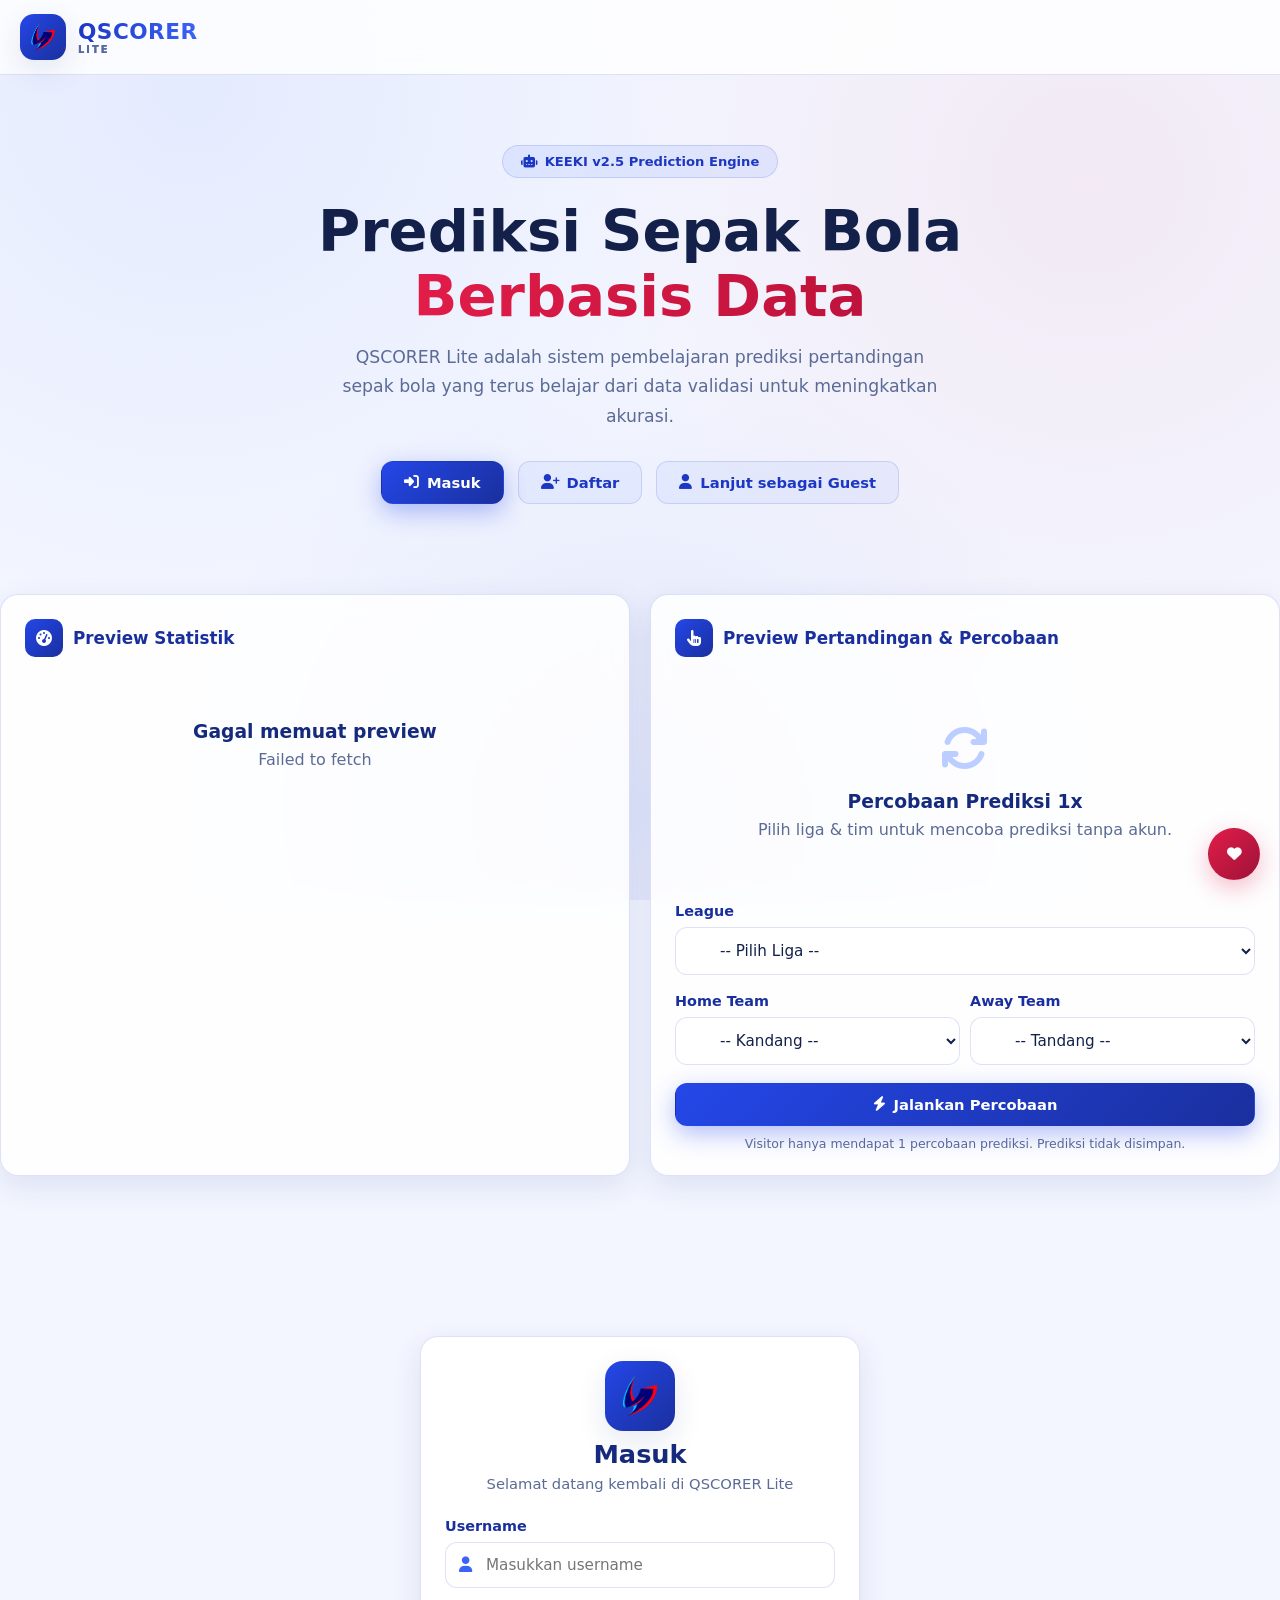
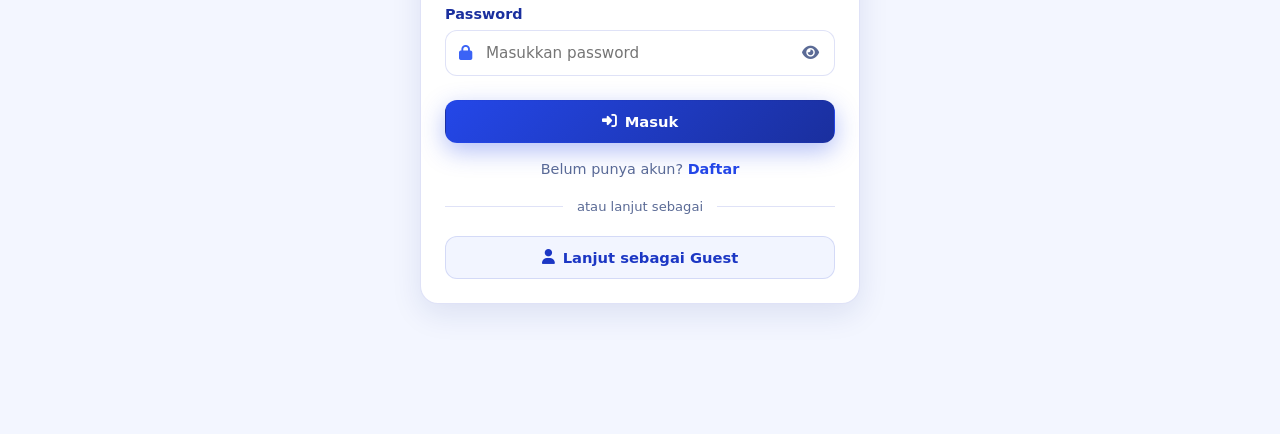
<file: index.html>
<!DOCTYPE html>
<html lang="id">
<head>
  <meta charset="UTF-8">
  <meta name="viewport" content="width=device-width, initial-scale=1.0">
  <meta name="description" content="QSCORER Lite - Login">
  <title>Login - QSCORER Lite</title>
  <link rel="icon" type="image/png" href="assets/logo.png">
  <link rel="preconnect" href="https://cdnjs.cloudflare.com">
  <link rel="stylesheet" href="https://cdnjs.cloudflare.com/ajax/libs/font-awesome/6.5.1/css/all.min.css">
  <link rel="stylesheet" href="css/style.css">
</head>
<body>
  <nav class="navbar">
    <div class="nav-inner">
      <div class="brand"><img class="brand-logo" src="assets/logo.png" alt="logo"><div class="brand-name">QSCORER<small>Lite</small></div></div>
    </div>
  </nav>

  <main id="main">
    <div class="hero">
      <div class="container">
        <div class="hero-badge"><i class="fa-solid fa-robot"></i> KEEKI v2.5 Prediction Engine</div>
        <h1>Prediksi Sepak Bola <span>Berbasis Data</span></h1>
        <p>QSCORER Lite adalah sistem pembelajaran prediksi pertandingan sepak bola yang terus belajar dari data validasi untuk meningkatkan akurasi.</p>
        <div class="hero-actions">
          <button class="btn btn-primary" id="btnToLogin"><i class="fa-solid fa-right-to-bracket"></i> Masuk</button>
          <a class="btn btn-ghost" href="regist.html"><i class="fa-solid fa-user-plus"></i> Daftar</a>
          <button class="btn btn-ghost" id="btnGuestHero"><i class="fa-solid fa-user"></i> Lanjut sebagai Guest</button>
        </div>
      </div>
    </div>

    <div class="container section">
      <div class="grid g-2col">
        <div class="card anim-fade-up">
          <div class="card-title"><span class="card-icon"><i class="fa-solid fa-gauge-high"></i></span> Preview Statistik</div>
          <div id="visitorStats">
            <div style="padding:30px;text-align:center" class="loader-wrap">Memuat statistik...</div>
          </div>
        </div>
        <div class="card anim-fade-up" style="animation-delay:.1s">
          <div class="card-title"><span class="card-icon"><i class="fa-solid fa-hand-pointer"></i></span> Preview Pertandingan & Percobaan</div>
          <div id="visitorTrial">
            <div style="text-align:center" class="empty">
              <div class="empty-icon"><i class="fa-solid fa-arrows-rotate"></i></div>
              <h3>Percobaan Prediksi 1x</h3>
              <p>Pilih liga & tim untuk mencoba prediksi tanpa akun.</p>
            </div>
            <div class="form-group" style="margin-top:14px">
              <label class="form-label">League</label>
              <select class="input no-icon" id="visLeague"><option value="">-- Pilih Liga --</option></select>
            </div>
            <div class="grid g-2col" style="gap:10px">
              <div class="form-group"><label class="form-label">Home Team</label><select class="input no-icon" id="visHome"><option value="">-- Kandang --</option></select></div>
              <div class="form-group"><label class="form-label">Away Team</label><select class="input no-icon" id="visAway"><option value="">-- Tandang --</option></select></div>
            </div>
            <button class="btn btn-primary btn-block" id="visRun"><i class="fa-solid fa-bolt"></i> Jalankan Percobaan</button>
            <div class="input-hint" style="margin-top:10px;text-align:center">Visitor hanya mendapat 1 percobaan prediksi. Prediksi tidak disimpan.</div>
          </div>
        </div>
      </div>
    </div>

    <div class="auth-wrap">
      <div class="card auth-card anim-zoom">
        <div class="auth-logo"><img src="assets/logo.png" alt="logo"></div>
        <div class="auth-title">Masuk</div>
        <div class="auth-sub">Selamat datang kembali di QSCORER Lite</div>
        <form id="authForm">
          <div class="form-group"><label class="form-label">Username</label><div class="input-wrap"><i class="icon fa-solid fa-user"></i><input class="input" name="username" placeholder="Masukkan username"></div></div>
          <div class="form-group"><label class="form-label">Password</label><div class="input-wrap"><i class="icon fa-solid fa-lock"></i><input class="input" type="password" name="password" placeholder="Masukkan password"><button type="button" class="toggle-pass"><i class="fa-solid fa-eye"></i></button></div></div>
          <div class="error-msg" id="authError" style="display:none"></div>
          <button class="btn btn-primary btn-block" id="authSubmit" style="margin-top:6px"><i class="fa-solid fa-right-to-bracket"></i> Masuk</button>
        </form>
        <div class="auth-switch">Belum punya akun? <a href="regist.html">Daftar</a></div>
        <div class="auth-divider">atau lanjut sebagai</div>
        <button class="btn btn-ghost btn-block" id="btnGuest"><i class="fa-solid fa-user"></i> Lanjut sebagai Guest</button>
      </div>
    </div>
  </main>

  <div style="position:fixed;bottom:20px;right:20px;z-index:150">
    <button class="btn btn-red" style="border-radius:50%;width:52px;height:52px;padding:0" id="btnDonate" title="Donasi"><i class="fa-solid fa-heart"></i></button>
  </div>

  <script src="js/api.js"></script>
  <script src="js/ui.js"></script>
  <script src="js/engine/keeki.js"></script>
  <script src="js/login.js"></script>
</body>
</html>
</file>
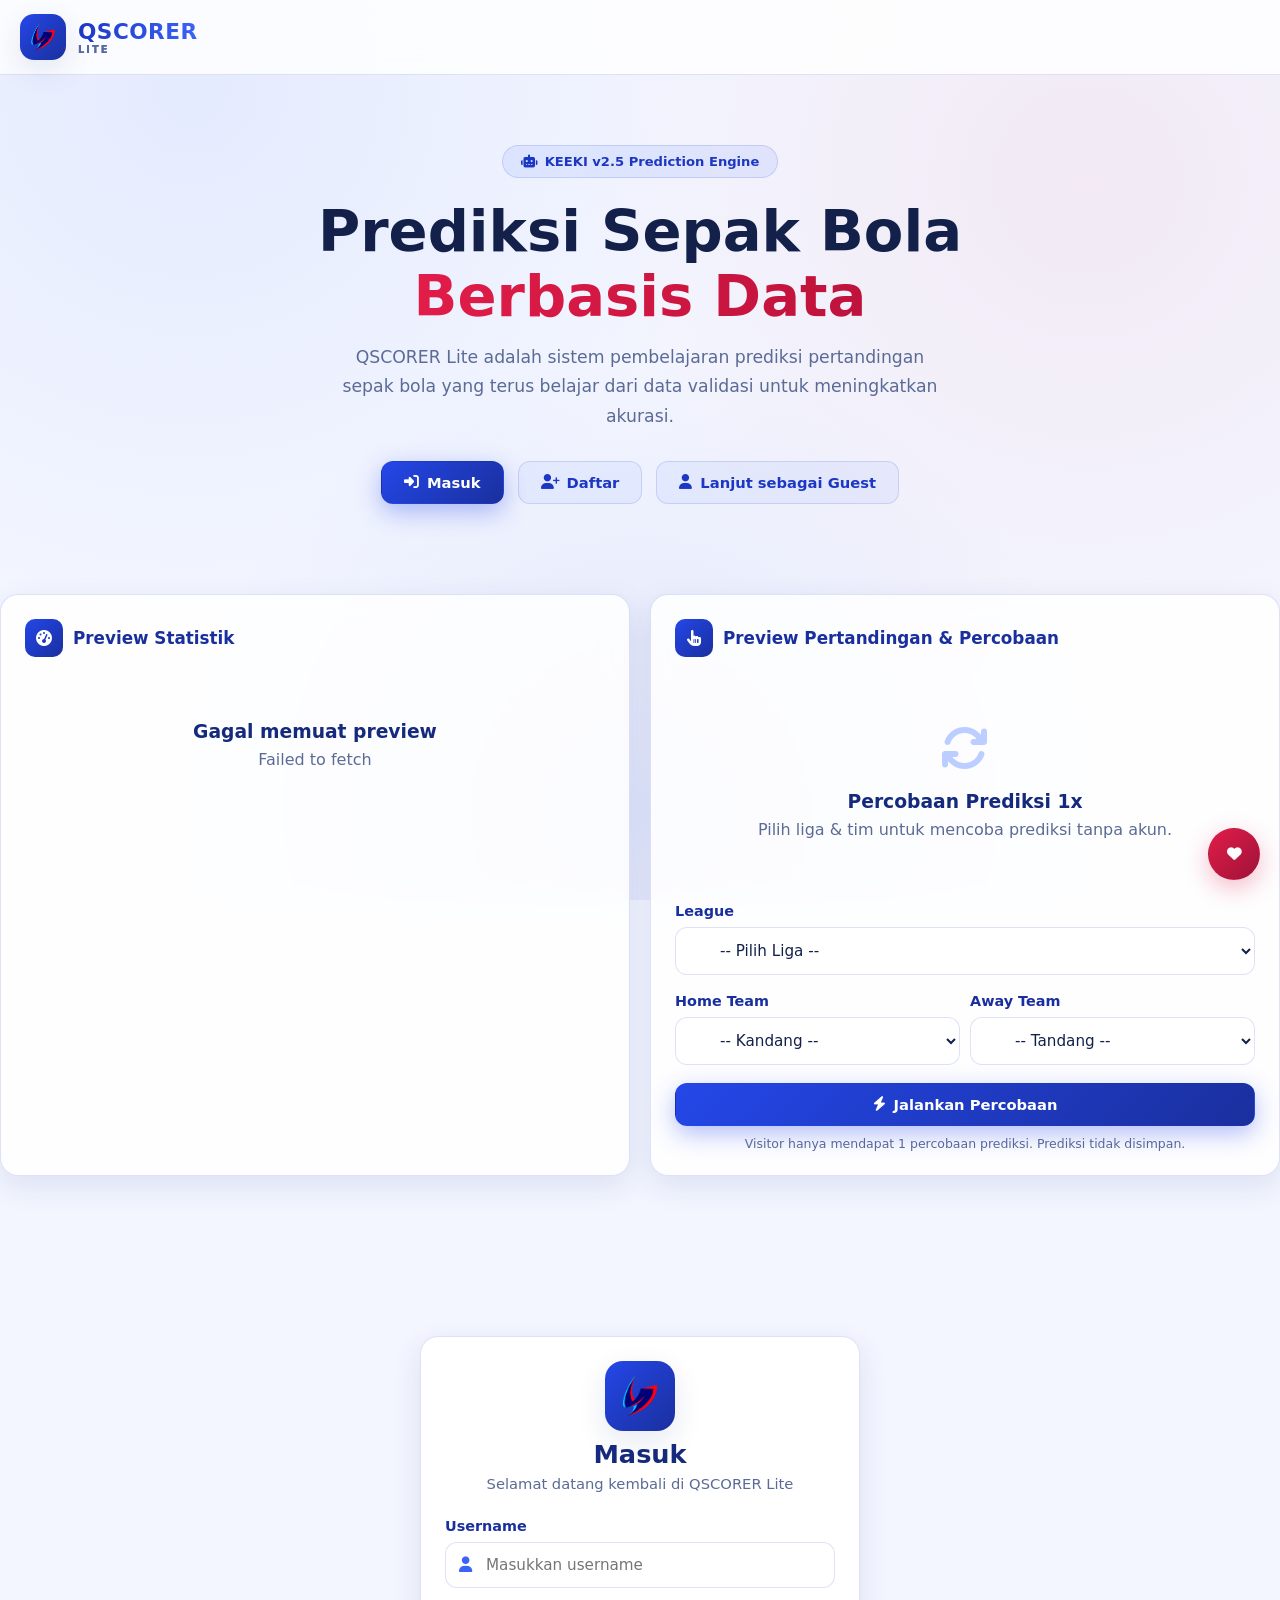
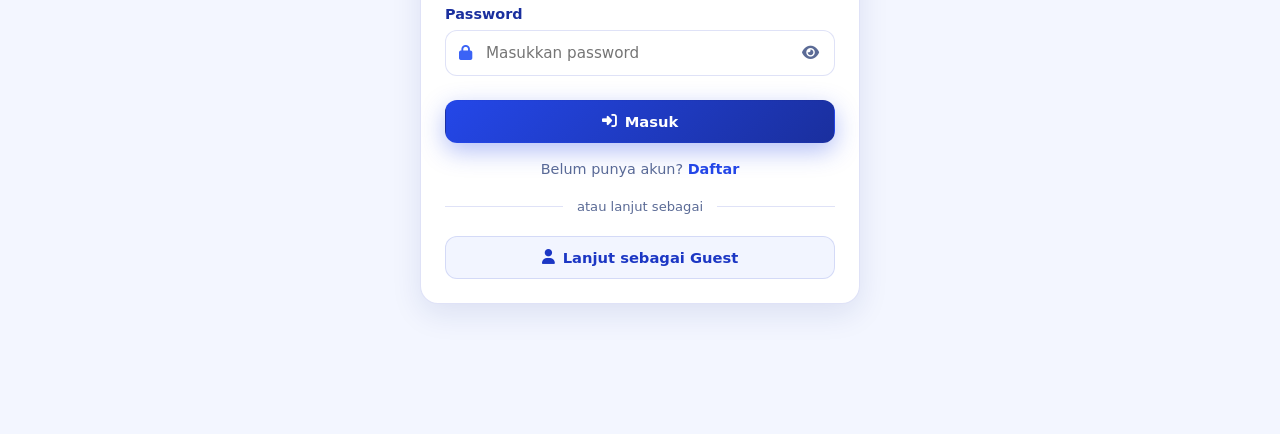
<file: admin.html>
<!DOCTYPE html>
<html lang="id">
<head>
  <meta charset="UTF-8">
  <meta name="viewport" content="width=device-width, initial-scale=1.0">
  <meta name="description" content="QSCORER Lite - Admin Dashboard">
  <title>Admin Dashboard - QSCORER Lite</title>
  <link rel="icon" type="image/png" href="assets/logo.png">
  <link rel="preconnect" href="https://cdnjs.cloudflare.com">
  <link rel="stylesheet" href="https://cdnjs.cloudflare.com/ajax/libs/font-awesome/6.5.1/css/all.min.css">
  <link rel="stylesheet" href="css/style.css">
</head>
<body>
  <nav class="navbar">
    <div class="nav-inner">
      <div class="brand"><img class="brand-logo" src="assets/logo.png" alt="logo"><div class="brand-name">QSCORER<small>Lite Admin</small></div></div>
      <div class="nav-links" id="navLinks"></div>
      <button class="nav-toggle" id="navToggle"><span></span><span></span><span></span></button>
    </div>
  </nav>

  <main id="main"></main>

  <footer class="footer">
    <div class="container">
      <div class="footer-grid">
        <div><img src="assets/logo.png" alt="logo" style="width:44px;height:44px;border-radius:12px;margin-bottom:12px"><p>QSCORER Lite - Admin Panel. Kelola data master, validasi hasil, dan learning engine KEEKI v2.5.</p></div>
        <div><h4>Navigasi</h4><ul>
          <li><a data-nav="dashboard">Dashboard</a></li><li><a data-nav="users">User Management</a></li><li><a data-nav="database">Database</a></li><li><a data-nav="validation">Match Validation</a></li><li><a data-nav="learning">Learning</a></li><li><a data-nav="statistics">Statistics</a></li><li><a data-nav="debug">Debug</a></li>
        </ul></div>
        <div><h4>Akun</h4><p style="margin-bottom:12px">Kelola database & validasi pertandingan.</p><button class="btn btn-red btn-sm" id="btnLogout"><i class="fa-solid fa-right-from-bracket"></i> Keluar</button></div>
      </div>
      <div class="footer-bottom">&copy; <span id="year"></span> QSCORER Lite · Engine KEEKI v2.5</div>
    </div>
  </footer>

  <script src="js/api.js"></script>
  <script src="js/ui.js"></script>
  <script src="js/engine/keeki.js"></script>
  <script src="js/admin.js"></script>
</body>
</html>
</file>
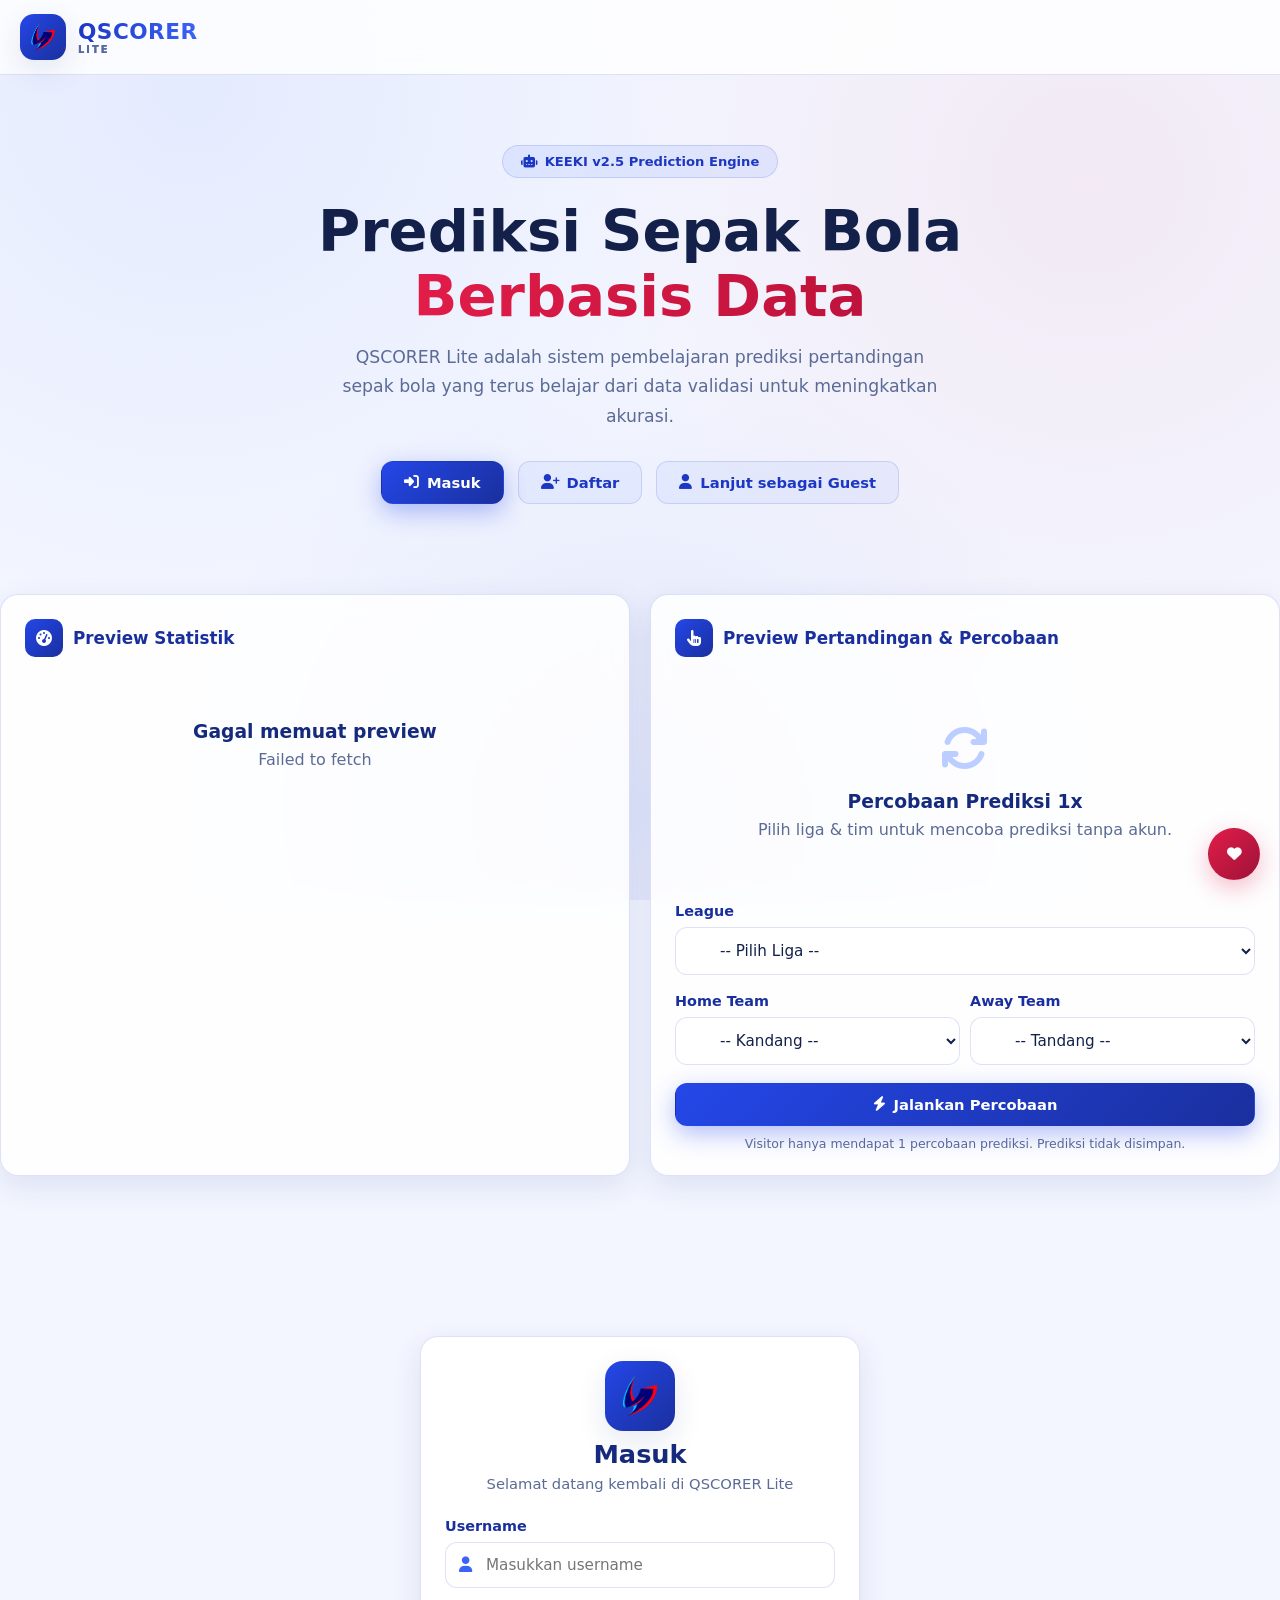
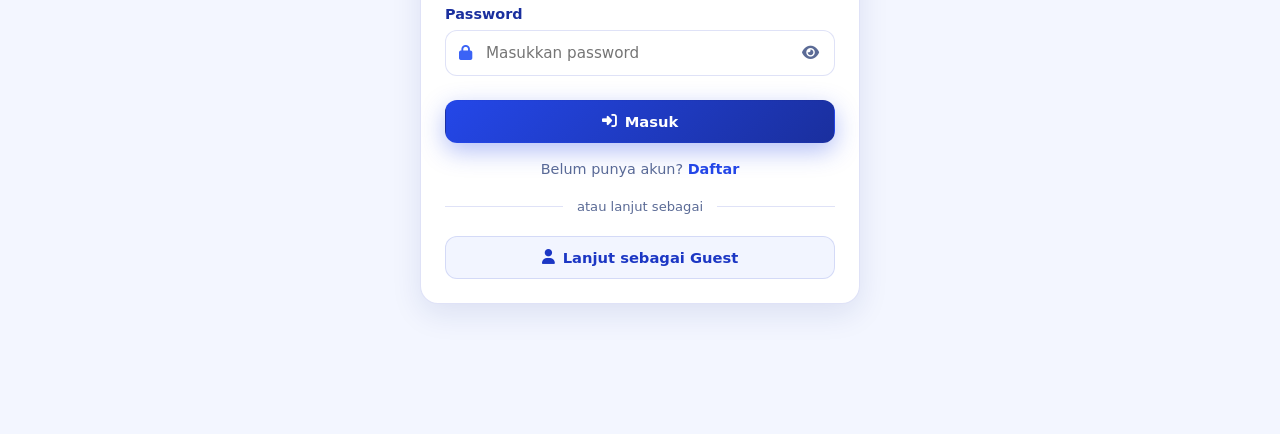
<file: guest.html>
<!DOCTYPE html>
<html lang="id">
<head>
  <meta charset="UTF-8">
  <meta name="viewport" content="width=device-width, initial-scale=1.0">
  <meta name="description" content="QSCORER Lite - Guest Dashboard">
  <title>Guest Dashboard - QSCORER Lite</title>
  <link rel="icon" type="image/png" href="assets/logo.png">
  <link rel="preconnect" href="https://cdnjs.cloudflare.com">
  <link rel="stylesheet" href="https://cdnjs.cloudflare.com/ajax/libs/font-awesome/6.5.1/css/all.min.css">
  <link rel="stylesheet" href="css/style.css">
</head>
<body>
  <nav class="navbar">
    <div class="nav-inner">
      <div class="brand"><img class="brand-logo" src="assets/logo.png" alt="logo"><div class="brand-name">QSCORER<small>Lite Guest</small></div></div>
      <div class="nav-links" id="navLinks"></div>
      <button class="nav-toggle" id="navToggle"><span></span><span></span><span></span></button>
    </div>
  </nav>

  <main id="main"></main>

  <footer class="footer">
    <div class="container">
      <div class="footer-grid">
        <div><img src="assets/logo.png" alt="logo" style="width:44px;height:44px;border-radius:12px;margin-bottom:12px"><p>QSCORER Lite adalah sistem pembelajaran prediksi sepak bola berbasis engine KEEKI v2.5 yang terus belajar dari data validasi.</p></div>
<div><h4>Navigasi</h4><ul>
          <li><a data-nav="dashboard">Dashboard</a></li><li><a data-nav="prediction">Prediction</a></li><li><a data-nav="search">Search Match</a></li><li><a data-nav="statistics">Statistics</a></li><li><a data-nav="history">History</a></li><li><a data-nav="view">View Prediction</a></li><li><a data-nav="profile">Profile</a></li>
        </ul></div>
        <div><h4>Dukungan</h4><p style="margin-bottom:12px">Dukung pengembangan sistem ini.</p><button class="btn btn-primary btn-sm" id="btnDonate"><i class="fa-solid fa-heart"></i> Donasi</button></div>
      </div>
      <div class="footer-bottom">&copy; <span id="year"></span> QSCORER Lite · Engine KEEKI v2.5</div>
    </div>
  </footer>

  <script src="js/api.js"></script>
  <script src="js/ui.js"></script>
  <script src="js/engine/keeki.js"></script>
  <script src="js/guest.js"></script>
</body>
</html>
</file>
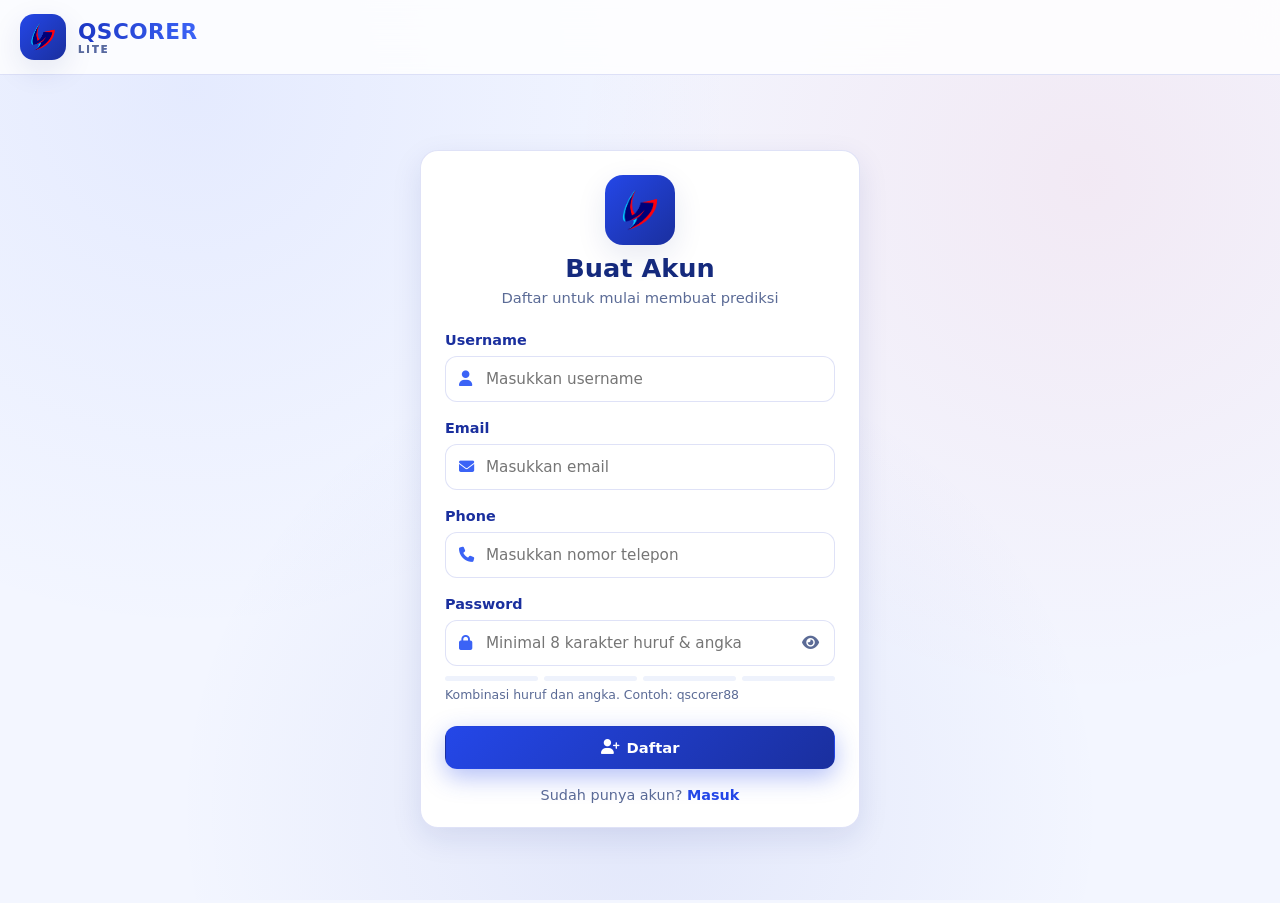
<file: regist.html>
<!DOCTYPE html>
<html lang="id">
<head>
  <meta charset="UTF-8">
  <meta name="viewport" content="width=device-width, initial-scale=1.0">
  <meta name="description" content="QSCORER Lite - Register">
  <title>Register - QSCORER Lite</title>
  <link rel="icon" type="image/png" href="assets/logo.png">
  <link rel="preconnect" href="https://cdnjs.cloudflare.com">
  <link rel="stylesheet" href="https://cdnjs.cloudflare.com/ajax/libs/font-awesome/6.5.1/css/all.min.css">
  <link rel="stylesheet" href="css/style.css">
</head>
<body>
  <nav class="navbar">
    <div class="nav-inner">
      <div class="brand"><img class="brand-logo" src="assets/logo.png" alt="logo"><div class="brand-name">QSCORER<small>Lite</small></div></div>
    </div>
  </nav>

  <main id="main">
    <div class="auth-wrap">
      <div class="card auth-card anim-zoom">
        <div class="auth-logo"><img src="assets/logo.png" alt="logo"></div>
        <div class="auth-title">Buat Akun</div>
        <div class="auth-sub">Daftar untuk mulai membuat prediksi</div>
        <form id="authForm">
          <div class="form-group"><label class="form-label">Username</label><div class="input-wrap"><i class="icon fa-solid fa-user"></i><input class="input" name="username" placeholder="Masukkan username"></div></div>
          <div class="form-group"><label class="form-label">Email</label><div class="input-wrap"><i class="icon fa-solid fa-envelope"></i><input class="input" name="email" type="email" placeholder="Masukkan email"></div></div>
          <div class="form-group"><label class="form-label">Phone</label><div class="input-wrap"><i class="icon fa-solid fa-phone"></i><input class="input" name="phone" placeholder="Masukkan nomor telepon"></div></div>
          <div class="form-group"><label class="form-label">Password</label><div class="input-wrap"><i class="icon fa-solid fa-lock"></i><input class="input" type="password" name="password" id="regPassword" placeholder="Minimal 8 karakter huruf & angka"><button type="button" class="toggle-pass"><i class="fa-solid fa-eye"></i></button></div><div class="pw-strength" id="pwStrength"><span></span><span></span><span></span><span></span></div><div class="input-hint">Kombinasi huruf dan angka. Contoh: qscorer88</div></div>
          <div class="error-msg" id="authError" style="display:none"></div>
          <button class="btn btn-primary btn-block" id="authSubmit" style="margin-top:6px"><i class="fa-solid fa-user-plus"></i> Daftar</button>
        </form>
        <div class="auth-switch">Sudah punya akun? <a href="index.html">Masuk</a></div>
      </div>
    </div>
  </main>

  <script src="js/api.js"></script>
  <script src="js/ui.js"></script>
  <script src="js/register.js"></script>
</body>
</html>
</file>
<file: css/style.css>
:root{
  --blue-50:#eef4ff;
  --blue-100:#dbe6ff;
  --blue-200:#c4d6ff;
  --blue-300:#8fb0ff;
  --blue-400:#5c86ff;
  --blue-500:#3b63f6;
  --blue-600:#2447e8;
  --blue-700:#1c37c4;
  --blue-800:#1a2f9e;
  --blue-900:#152a7d;
  --blue-950:#0c1445;
  --red-500:#e11d48;
  --red-600:#be123c;
  --red-700:#9f1239;
  /* Light Theme */
  --dark:#f3f6ff;          /* light background */
  --dark-2:#eef2fc;        /* light panel */
  --card:#ffffff;          /* light card */
  --card-2:#f5f8ff;        /* light card alt */
  --text:#12204a;          /* dark navy text */
  --muted:#5b6b96;         /* muted slate */
  --glass:rgba(255,255,255,0.85);
  --border:rgba(28,55,196,0.14);
  --shadow:0 10px 30px rgba(21,42,125,0.10);
  --radius:18px;
  --grad-main:linear-gradient(135deg,var(--blue-600),var(--blue-800));
  --grad-red:linear-gradient(135deg,var(--red-500),var(--red-700));
  --red-400:#ef4444;
}

*{margin:0;padding:0;box-sizing:border-box}

html{scroll-behavior:smooth}

body{
  font-family:'Segoe UI',system-ui,-apple-system,Arial,sans-serif;
  background:var(--dark);
  color:var(--text);
  min-height:100vh;
  overflow-x:hidden;
  background-image:
    radial-gradient(circle at 15% 10%,rgba(59,99,246,0.08),transparent 40%),
    radial-gradient(circle at 85% 20%,rgba(225,29,72,0.06),transparent 40%),
    radial-gradient(circle at 50% 90%,rgba(28,55,196,0.08),transparent 45%);
  background-attachment:fixed;
}

a{color:inherit;text-decoration:none;cursor:pointer}
button{font-family:inherit;cursor:pointer;border:none;background:none;color:inherit}
input,select,textarea{font-family:inherit;color:var(--text)}

::-webkit-scrollbar{width:10px;height:10px}
::-webkit-scrollbar-track{background:var(--dark-2)}
::-webkit-scrollbar-thumb{background:var(--blue-400);border-radius:20px}
::-webkit-scrollbar-thumb:hover{background:var(--blue-600)}

.container{width:100%;max-width:1280px;margin:0 auto;padding:0 20px}

/* ===== ANIMATIONS ===== */
@keyframes fadeUp{from{opacity:0;transform:translateY(24px)}to{opacity:1;transform:translateY(0)}}
@keyframes fadeIn{from{opacity:0}to{opacity:1}}
@keyframes zoomIn{from{opacity:0;transform:scale(.92)}to{opacity:1;transform:scale(1)}}
@keyframes floaty{0%,100%{transform:translateY(0)}50%{transform:translateY(-10px)}}
@keyframes pulse-glow{0%,100%{box-shadow:0 0 0 0 rgba(59,99,246,0.5)}50%{box-shadow:0 0 0 14px rgba(59,99,246,0)}}
@keyframes spin{to{transform:rotate(360deg)}}
@keyframes shimmer{0%{background-position:-400px 0}100%{background-position:400px 0}}
@keyframes gradientMove{0%{background-position:0% 50%}50%{background-position:100% 50%}100%{background-position:0% 50%}}
@keyframes slideBar{from{width:0}}
@keyframes ticker{0%{transform:translateX(0)}100%{transform:translateX(-50%)}}
@keyframes blink{0%,100%{opacity:1}50%{opacity:.35}}
@keyframes popIn{0%{transform:scale(.6);opacity:0}70%{transform:scale(1.05)}100%{transform:scale(1);opacity:1}}
@keyframes scan{0%{top:0}100%{top:100%}}

.anim-fade-up{animation:fadeUp .6s ease both}
.anim-fade-in{animation:fadeIn .6s ease both}
.anim-zoom{animation:zoomIn .5s ease both}
.anim-float{animation:floaty 4s ease-in-out infinite}
.anim-pop{animation:popIn .4s ease both}

/* ===== NAVBAR ===== */
.navbar{
  position:sticky;top:0;z-index:100;
  backdrop-filter:blur(18px);
  background:rgba(255,255,255,0.82);
  border-bottom:1px solid var(--border);
}
.nav-inner{display:flex;align-items:center;justify-content:space-between;padding:14px 20px;max-width:1280px;margin:0 auto}
.brand{display:flex;align-items:center;gap:12px}
.brand-logo{width:46px;height:46px;border-radius:14px;object-fit:contain;background:var(--grad-main);padding:6px;box-shadow:var(--shadow)}
.brand-name{font-size:1.35rem;font-weight:800;letter-spacing:.5px;background:linear-gradient(90deg,var(--blue-700),var(--blue-500),var(--red-500));background-size:200% auto;animation:gradientMove 4s linear infinite;background-clip:text;-webkit-background-clip:text;color:transparent}
.brand-name small{display:block;font-size:.62rem;font-weight:600;color:var(--muted);letter-spacing:2px;text-transform:uppercase;background:none;-webkit-text-fill-color:var(--muted)}
.nav-links{display:flex;align-items:center;gap:6px}
.nav-link{
  padding:9px 16px;border-radius:12px;font-weight:600;font-size:.9rem;color:var(--muted);
  transition:all .25s;position:relative;display:flex;align-items:center;gap:8px;
}
.nav-link:hover{color:var(--blue-700);background:rgba(92,134,255,0.12)}
.nav-link.active{color:#fff;background:var(--grad-main);box-shadow:0 6px 20px rgba(36,71,232,0.4)}
.nav-link.active::after{content:'';position:absolute;bottom:-19px;left:50%;transform:translateX(-50%);width:60%;height:3px;background:var(--red-500);border-radius:3px 3px 0 0}

.nav-toggle{display:none;flex-direction:column;gap:5px;padding:8px;border:1px solid var(--border);border-radius:10px}
.nav-toggle span{width:22px;height:2px;background:var(--text);border-radius:2px;transition:.3s}

/* ===== BUTTONS ===== */
.btn{
  display:inline-flex;align-items:center;justify-content:center;gap:8px;
  padding:12px 22px;border-radius:12px;font-weight:700;font-size:.92rem;
  transition:all .25s;position:relative;overflow:hidden;border:1px solid transparent;
}
.btn::before{content:'';position:absolute;inset:0;background:linear-gradient(120deg,transparent,rgba(255,255,255,0.18),transparent);transform:translateX(-100%);transition:transform .5s}
.btn:hover::before{transform:translateX(100%)}
.btn-primary{background:var(--grad-main);color:#fff;box-shadow:0 8px 24px rgba(36,71,232,0.35)}
.btn-primary:hover{transform:translateY(-3px);box-shadow:0 12px 30px rgba(36,71,232,0.5)}
.btn-red{background:var(--grad-red);color:#fff;box-shadow:0 8px 24px rgba(225,29,72,0.3)}
.btn-red:hover{transform:translateY(-3px);box-shadow:0 12px 30px rgba(225,29,72,0.45)}
.btn-ghost{background:rgba(92,134,255,0.08);color:var(--blue-700);border-color:var(--border)}
.btn-ghost:hover{background:rgba(92,134,255,0.16);transform:translateY(-2px)}
.btn-block{width:100%}
.btn-sm{padding:8px 14px;font-size:.82rem;border-radius:10px}
.btn:disabled{opacity:.55;cursor:not-allowed;transform:none!important}

/* ===== CARDS ===== */
.card{
  background:var(--glass);
  border:1px solid var(--border);
  border-radius:var(--radius);
  padding:24px;
  backdrop-filter:blur(12px);
  box-shadow:var(--shadow);
  transition:transform .3s,border-color .3s;
  position:relative;
  overflow:hidden;
}
.card:hover{border-color:rgba(92,134,255,0.4);transform:translateY(-3px)}
.card::after{
  content:'';position:absolute;top:0;left:0;height:3px;width:100%;
  background:linear-gradient(90deg,var(--red-500),var(--blue-500));
  transform:scaleX(0);transform-origin:left;transition:transform .4s;
}
.card:hover::after{transform:scaleX(1)}

.card-title{font-size:1.05rem;font-weight:700;margin-bottom:14px;display:flex;align-items:center;gap:10px;color:var(--blue-800)}
.card-icon{width:38px;height:38px;border-radius:10px;display:flex;align-items:center;justify-content:center;background:var(--grad-main);font-size:1rem;flex-shrink:0;color:#fff}

/* ===== GLASS PANEL ===== */
.panel{background:var(--glass);border:1px solid var(--border);border-radius:var(--radius);backdrop-filter:blur(12px);box-shadow:var(--shadow)}

/* ===== HERO ===== */
.hero{position:relative;padding:70px 0 60px;text-align:center;overflow:hidden}
.hero-badge{display:inline-flex;align-items:center;gap:8px;padding:8px 18px;border-radius:40px;background:rgba(92,134,255,0.12);border:1px solid var(--border);color:var(--blue-700);font-size:.82rem;font-weight:600;animation:fadeUp .6s ease both}
.hero h1{font-size:clamp(2.2rem,5vw,3.6rem);font-weight:900;margin:22px auto 14px;max-width:800px;line-height:1.12;animation:fadeUp .7s .1s ease both}
.hero h1 span{background:linear-gradient(90deg,var(--red-500),var(--red-600));background-clip:text;-webkit-background-clip:text;color:transparent}
.hero p{color:var(--muted);max-width:620px;margin:0 auto 30px;font-size:1.08rem;line-height:1.7;animation:fadeUp .7s .2s ease both}
.hero-actions{display:flex;gap:14px;justify-content:center;flex-wrap:wrap;animation:fadeUp .7s .3s ease both}
.hero-stats{display:flex;gap:20px;justify-content:center;flex-wrap:wrap;margin-top:44px;animation:fadeUp .7s .4s ease both}
.hero-stat{min-width:150px;padding:18px;background:var(--glass);border:1px solid var(--border);border-radius:16px}
.hero-stat .num{font-size:1.9rem;font-weight:900;background:linear-gradient(90deg,var(--blue-600),var(--blue-800));background-clip:text;-webkit-background-clip:text;color:transparent}
.hero-stat .lbl{color:var(--muted);font-size:.82rem;margin-top:4px}

/* ===== GRID ===== */
.grid{display:grid;gap:20px}
.g2{grid-template-columns:repeat(2,1fr)}
.g3{grid-template-columns:repeat(3,1fr)}
.g4{grid-template-columns:repeat(4,1fr)}
.g5{grid-template-columns:repeat(5,1fr)}
.g-2col{grid-template-columns:repeat(2,1fr)}

/* ===== SECTIONS ===== */
.section{padding:30px 0}
.section-head{display:flex;align-items:center;justify-content:space-between;gap:16px;margin-bottom:22px;flex-wrap:wrap}
.section-title{font-size:1.5rem;font-weight:800;display:flex;align-items:center;gap:12px;color:var(--blue-900)}
.section-title .dot{width:10px;height:10px;border-radius:50%;background:linear-gradient(90deg,var(--red-500),var(--blue-500));animation:blink 2s infinite}

/* ===== FORMS ===== */
.form-group{margin-bottom:18px}
.form-label{display:block;font-weight:600;margin-bottom:8px;color:var(--blue-800);font-size:.9rem}
.input-wrap{position:relative}
.input-wrap .icon{position:absolute;left:14px;top:50%;transform:translateY(-50%);color:var(--blue-500);font-size:.95rem;pointer-events:none}
.input-wrap .toggle-pass{position:absolute;right:12px;top:50%;transform:translateY(-50%);color:var(--muted);font-size:.95rem;padding:4px}
.input-wrap .toggle-pass:hover{color:var(--blue-700)}
input.input,select.input,textarea.input{
  width:100%;padding:13px 14px 13px 40px;border-radius:12px;
  background:#ffffff;border:1px solid var(--border);
  transition:all .25s;font-size:.95rem;
}
select.input{appearance:auto}
input.input:focus,select.input:focus,textarea.input:focus{
  outline:none;border-color:var(--blue-500);box-shadow:0 0 0 4px rgba(92,134,255,0.15);background:#ffffff;
}
input.input.no-icon{padding-left:14px}
.input-hint{font-size:.78rem;color:var(--muted);margin-top:6px}
.input-invalid{border-color:var(--red-500)!important;box-shadow:0 0 0 4px rgba(239,68,68,0.15)!important}
.error-msg{color:var(--red-400);font-size:.84rem;margin-top:8px;display:flex;align-items:center;gap:6px}

/* ===== BADGES / CHIPS ===== */
.badge{display:inline-flex;align-items:center;gap:6px;padding:5px 12px;border-radius:30px;font-size:.78rem;font-weight:700}
.badge-blue{background:rgba(59,99,246,0.12);color:var(--blue-800);border:1px solid rgba(59,99,246,0.3)}
.badge-red{background:rgba(225,29,72,0.10);color:var(--red-600);border:1px solid rgba(225,29,72,0.3)}
.badge-green{background:rgba(22,163,74,0.12);color:#15803d;border:1px solid rgba(22,163,74,0.3)}
.badge-gold{background:rgba(217,119,6,0.12);color:#b45309;border:1px solid rgba(217,119,6,0.3)}

/* ===== TABLE ===== */
.table-wrap{overflow-x:auto;border-radius:12px;border:1px solid var(--border)}
table.table{width:100%;border-collapse:collapse;min-width:640px}
.table th{background:var(--dark-2);padding:13px 16px;text-align:left;font-size:.8rem;text-transform:uppercase;letter-spacing:1px;color:var(--blue-800);position:sticky;top:0}
.table td{padding:12px 16px;border-top:1px solid var(--border);font-size:.9rem}
.table tbody tr{transition:background .2s}
.table tbody tr:hover{background:rgba(92,134,255,0.06)}

/* ===== PROGRESS ===== */
.progress{height:10px;background:var(--dark-2);border-radius:20px;overflow:hidden;position:relative}
.progress-bar{height:100%;border-radius:20px;background:linear-gradient(90deg,var(--blue-500),var(--blue-300));animation:slideBar 1.2s ease both;position:relative}
.progress-bar.red{background:linear-gradient(90deg,var(--red-600),var(--red-500))}
.progress-bar.green{background:linear-gradient(90deg,#16a34a,#22c55e)}
.progress-bar.shimmer::after{content:'';position:absolute;inset:0;background:linear-gradient(90deg,transparent,rgba(255,255,255,0.35),transparent);background-size:400px 100%;animation:shimmer 1.6s infinite}

/* ===== MATCH CARD ===== */
.match-card{background:var(--card);border:1px solid var(--border);border-radius:var(--radius);padding:20px;transition:all .3s;cursor:pointer;position:relative;overflow:hidden}
.match-card:hover{transform:translateY(-4px);border-color:var(--blue-400);box-shadow:var(--shadow)}
.match-card.selected{border-color:var(--red-500);box-shadow:0 0 0 2px rgba(225,29,72,0.3),var(--shadow)}
.match-top{display:flex;justify-content:space-between;align-items:center;margin-bottom:14px;font-size:.78rem;color:var(--muted)}
.match-teams{display:flex;align-items:center;justify-content:space-between;gap:10px;margin-bottom:12px}
.match-team{flex:1;text-align:center}
.match-team .name{font-weight:700;font-size:.95rem;line-height:1.3}
.match-vs{width:44px;height:44px;border-radius:50%;background:var(--grad-red);display:flex;align-items:center;justify-content:center;font-weight:900;font-size:.8rem;color:#fff;flex-shrink:0;box-shadow:0 4px 14px rgba(225,29,72,0.4)}
.match-odds{display:flex;gap:8px;justify-content:center;flex-wrap:wrap}
.odds-chip{padding:5px 10px;border-radius:8px;background:var(--dark-2);border:1px solid var(--border);font-size:.78rem;font-weight:600}
.odds-chip b{color:var(--blue-700)}

/* ===== PREDICTION RESULT ===== */
.pred-hero{text-align:center;padding:30px;position:relative;overflow:hidden}
.pred-hero::before{content:'';position:absolute;top:-50%;left:-50%;width:200%;height:200%;background:radial-gradient(circle,rgba(59,99,246,0.14),transparent 60%);animation:spin 20s linear infinite;z-index:0}
.pred-hero>*{position:relative;z-index:1}
.pred-pick{font-size:2.4rem;font-weight:900;margin:10px 0;color:var(--blue-800)}
.pred-confidence{width:200px;margin:14px auto}
.pred-score{display:grid;grid-template-columns:1fr 1fr;gap:12px}
.pred-score .score-box{padding:16px;background:var(--dark-2);border:1px solid var(--border);border-radius:12px;text-align:center}
.pred-score .s-label{font-size:.72rem;text-transform:uppercase;letter-spacing:1px;color:var(--muted);margin-bottom:6px}
.pred-score .s-val{font-size:1.8rem;font-weight:900}
.pred-score .s-val.blue{color:var(--blue-800)}
.pred-score .s-val.green{color:#15803d}
@media(max-width:480px){.pred-score{grid-template-columns:1fr}}
.pred-market{display:grid;grid-template-columns:repeat(auto-fit,minmax(150px,1fr));gap:12px;margin-top:20px}
.market-box{padding:14px;background:var(--dark-2);border:1px solid var(--border);border-radius:12px;text-align:center}
.market-box .m-name{font-size:.72rem;text-transform:uppercase;letter-spacing:1px;color:var(--muted);margin-bottom:6px}
.market-box .m-val{font-weight:800;color:var(--blue-800)}
.market-box .m-val.red{color:var(--red-600)}
.market-box .m-val.green{color:#15803d}
.market-box .m-conf{margin-top:8px}
.market-box .m-conf .progress{height:6px;background:var(--card)}
.market-box .m-conf > div:last-child{font-size:.72rem;font-weight:700;margin-top:3px;color:var(--muted)}

/* ===== STATS ===== */
.stat-card{text-align:center;padding:22px;position:relative;overflow:hidden}
.stat-card .stat-icon{width:52px;height:52px;margin:0 auto 12px;border-radius:14px;display:flex;align-items:center;justify-content:center;font-size:1.4rem;background:var(--grad-main);color:#fff}
.stat-card.desire .stat-icon{background:var(--grad-red)}
.stat-card .stat-num{font-size:2rem;font-weight:900;color:var(--blue-900)}
.stat-card .stat-lbl{color:var(--muted);font-size:.85rem;margin-top:4px}

/* ===== SIDEBAR (ADMIN) ===== */
.admin-layout{display:grid;grid-template-columns:230px 1fr;gap:24px}
.sidebar{background:var(--glass);border:1px solid var(--border);border-radius:var(--radius);padding:18px;position:sticky;top:80px;height:calc(100vh - 100px);overflow-y:auto;backdrop-filter:blur(12px)}
.sidebar-link{display:flex;align-items:center;gap:12px;padding:12px 14px;border-radius:12px;color:var(--muted);font-weight:600;font-size:.9rem;transition:all .25s;margin-bottom:4px}
.sidebar-link:hover{background:rgba(92,134,255,0.12);color:var(--blue-700)}
.sidebar-link.active{background:var(--grad-main);color:#fff;box-shadow:0 6px 18px rgba(36,71,232,0.35)}
.sidebar-link i{width:20px;text-align:center}

/* ===== TABS ===== */
.tabs{display:flex;gap:8px;flex-wrap:wrap;margin-bottom:20px}
.tab{padding:9px 18px;border-radius:10px;font-weight:600;font-size:.88rem;color:var(--muted);background:rgba(92,134,255,0.06);border:1px solid var(--border);transition:.25s}
.tab:hover{color:var(--blue-700);border-color:var(--blue-500)}
.tab.active{background:var(--grad-main);color:#fff;border-color:transparent;box-shadow:0 6px 18px rgba(36,71,232,0.35)}

/* ===== MODAL ===== */
.modal-overlay{position:fixed;inset:0;background:rgba(10,15,40,0.5);backdrop-filter:blur(4px);z-index:200;display:flex;align-items:center;justify-content:center;padding:20px;animation:fadeIn .3s ease}
.modal{width:100%;max-width:520px;background:var(--card);border:1px solid var(--border);border-radius:var(--radius);padding:26px;box-shadow:var(--shadow);animation:zoomIn .35s ease;max-height:90vh;overflow-y:auto}
.modal-head{display:flex;align-items:center;justify-content:space-between;margin-bottom:18px}
.modal-title{font-size:1.2rem;font-weight:800;color:var(--blue-900)}
.modal-close{width:34px;height:34px;border-radius:10px;display:flex;align-items:center;justify-content:center;background:rgba(225,29,72,0.1);color:var(--red-600);transition:.25s}
.modal-close:hover{background:rgba(225,29,72,0.2)}

/* ===== TOAST ===== */
.toast-wrap{position:fixed;top:20px;right:20px;z-index:300;display:flex;flex-direction:column;gap:10px}
.toast{min-width:260px;max-width:340px;padding:14px 18px;border-radius:12px;background:#fff;border:1px solid var(--border);box-shadow:var(--shadow);display:flex;align-items:center;gap:12px;animation:fadeUp .4s ease;border-left:4px solid var(--blue-500)}
.toast.success{border-left-color:#22c55e}
.toast.error{border-left-color:var(--red-500)}
.toast.info{border-left-color:var(--blue-500)}
.toast .t-icon{font-size:1.1rem}
.toast.success .t-icon{color:#15803d}
.toast.error .t-icon{color:var(--red-600)}
.toast.info .t-icon{color:var(--blue-500)}

/* ===== LOADER ===== */
.loader-wrap{display:flex;flex-direction:column;align-items:center;justify-content:center;padding:50px;gap:16px}
.loader{width:46px;height:46px;border-radius:50%;border:4px solid rgba(59,99,246,0.15);border-top-color:var(--blue-500);animation:spin .8s linear infinite}
.loader.lg{width:60px;height:60px;border-width:5px}
.loader-txt{color:var(--muted);font-size:.9rem}

.skeleton{position:relative;overflow:hidden;background:var(--dark-2);border-radius:10px}
.skeleton::after{content:'';position:absolute;inset:0;background:linear-gradient(90deg,transparent,rgba(92,134,255,0.14),transparent);background-size:400px 100%;animation:shimmer 1.4s infinite}

/* ===== TICKER ===== */
.ticker{overflow:hidden;background:var(--dark-2);border:1px solid var(--border);border-radius:12px;position:relative}
.ticker-track{display:flex;gap:40px;padding:12px 20px;white-space:nowrap;animation:ticker 30s linear infinite;width:max-content}
.ticker-track:hover{animation-play-state:paused}
.ticker-track span{color:var(--muted);font-size:.85rem}
.ticker-track b{color:var(--blue-800);font-weight:700}

/* ===== EMPTY STATE ===== */
.empty{text-align:center;padding:50px 20px;color:var(--muted)}
.empty .empty-icon{font-size:3rem;margin-bottom:14px;opacity:.4;color:var(--blue-400)}
.empty h3{color:var(--blue-900);margin-bottom:8px}

/* ===== FOOTER ===== */
.footer{border-top:1px solid var(--border);margin-top:60px;padding:40px 0 24px;background:rgba(240,244,255,0.7)}
.footer-grid{display:grid;grid-template-columns:2fr 1fr 1fr;gap:30px;margin-bottom:30px}
.footer h4{font-size:1rem;margin-bottom:14px;color:var(--blue-800)}
.footer p{color:var(--muted);font-size:.88rem;line-height:1.7}
.footer ul{list-style:none}
.footer li{margin-bottom:9px}
.footer a{color:var(--muted);font-size:.9rem;transition:.2s}
.footer a:hover{color:var(--blue-600)}
.footer-bottom{border-top:1px solid var(--border);padding-top:20px;text-align:center;color:var(--muted);font-size:.82rem}

/* ===== DONATE ===== */
.donate-actions{display:flex;gap:12px;flex-wrap:wrap;justify-content:center}
.qr-box{max-width:260px;margin:18px auto;padding:14px;background:#fff;border-radius:16px;box-shadow:var(--shadow)}
.qr-box img{width:100%;display:block;border-radius:8px}

/* ===== AUTH ===== */
.auth-wrap{min-height:calc(100vh - 72px);display:flex;align-items:center;justify-content:center;padding:40px 20px}
.auth-card{width:100%;max-width:440px;background:var(--card)}
.auth-logo{display:flex;justify-content:center;margin-bottom:8px}
.auth-logo img{width:70px;height:70px;border-radius:18px;object-fit:contain;background:var(--grad-main);padding:10px;box-shadow:var(--shadow)}
.auth-title{text-align:center;font-size:1.6rem;font-weight:800;margin-bottom:6px;color:var(--blue-900)}
.auth-sub{text-align:center;color:var(--muted);margin-bottom:26px;font-size:.92rem}
.auth-divider{display:flex;align-items:center;gap:14px;margin:22px 0;color:var(--muted);font-size:.82rem}
.auth-divider::before,.auth-divider::after{content:'';flex:1;height:1px;background:var(--border)}
.auth-switch{text-align:center;margin-top:18px;color:var(--muted);font-size:.9rem}
.auth-switch a{color:var(--blue-600);font-weight:700}
.auth-switch a:hover{text-decoration:underline}

/* ===== PASSWORD STRENGTH ===== */
.pw-strength{display:flex;gap:6px;margin-top:10px}
.pw-strength span{flex:1;height:5px;border-radius:5px;background:var(--dark-2);transition:.3s}
.pw-strength span.on{background:var(--red-500)}
.pw-strength.s1 span:nth-child(1){background:var(--red-500)}
.pw-strength.s2 span:nth-child(-n+2){background:#f59e0b}
.pw-strength.s3 span:nth-child(-n+3){background:#22c55e}
.pw-strength.s4 span:nth-child(-n+4){background:#22c55e}

/* ===== SEARCH ===== */
.search-bar{display:flex;gap:10px;margin-bottom:22px}
.search-bar .input-wrap{flex:1}
.search-bar input.input{height:48px}

/* ===== RESPONSIVE ===== */
@media(max-width:992px){
  .g4{grid-template-columns:repeat(2,1fr)}
  .g3,.g2{grid-template-columns:repeat(2,1fr)}
  .admin-layout{grid-template-columns:1fr}
  .sidebar{position:static;height:auto;display:flex;flex-wrap:wrap;gap:6px}
  .footer-grid{grid-template-columns:1fr 1fr}
}
@media(max-width:768px){
  .nav-toggle{display:flex}
  .nav-links{position:fixed;top:72px;right:0;width:min(300px,80%);height:calc(100vh - 72px);flex-direction:column;background:#fff;padding:20px;gap:6px;transform:translateX(100%);transition:transform .35s;border-left:1px solid var(--border);box-shadow:-10px 0 40px rgba(21,42,125,0.15)}
  .nav-links.open{transform:translateX(0)}
  .nav-link.active::after{display:none}
  .g4,.g3,.g2,.g-2col{grid-template-columns:1fr}
  .g5{grid-template-columns:repeat(2,1fr)}
  .hero{padding:40px 0}
  .footer-grid{grid-template-columns:1fr}
  .section-title{font-size:1.2rem}
}
</file>
